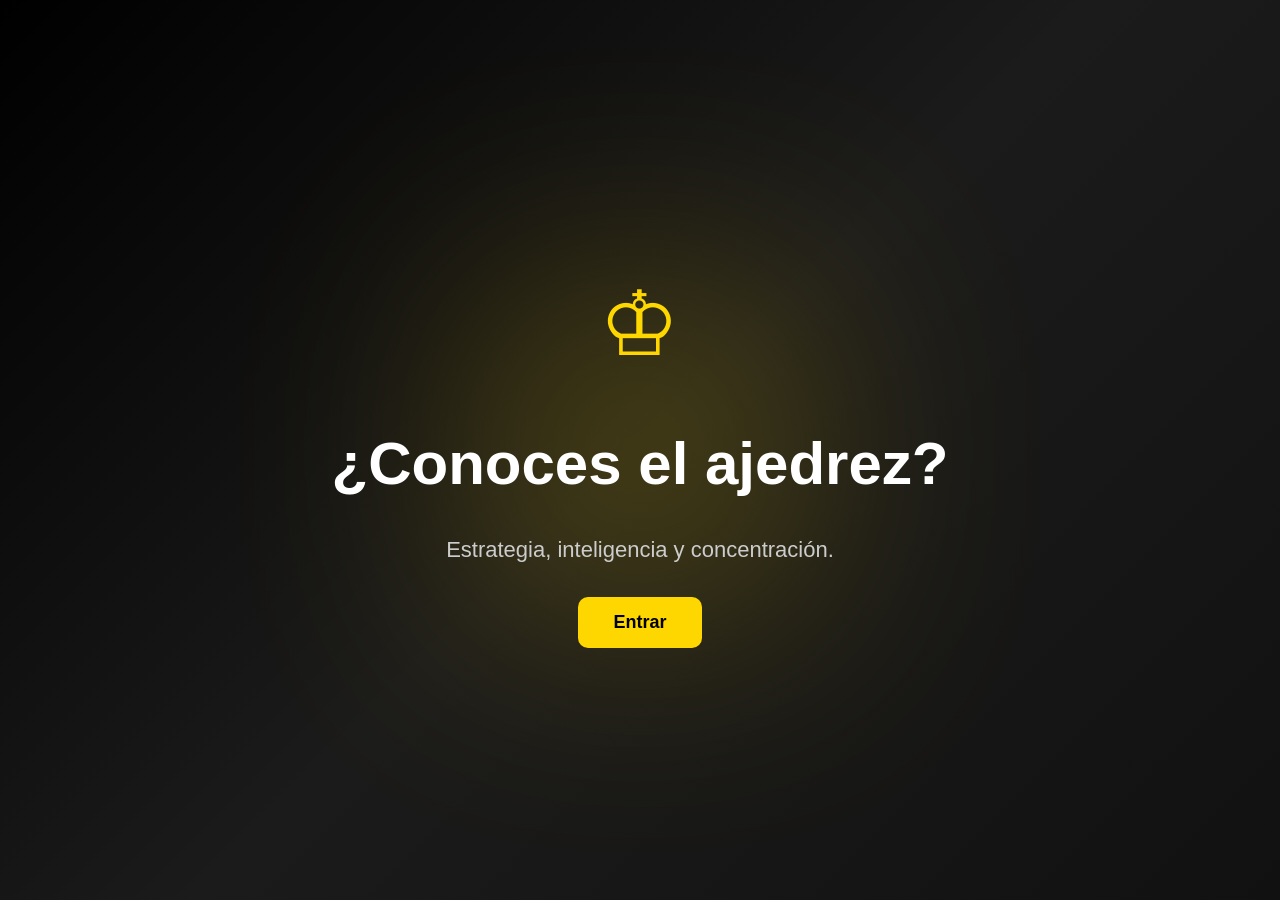
<file: index.html>
<!DOCTYPE html>
<html lang="es">

<head>

    <meta charset="UTF-8">

    <meta name="viewport" content="width=device-width, initial-scale=1.0">

    <title>Chess.byte</title>

    <!-- CSS PRINCIPAL -->
    <link rel="stylesheet" href="styles.css">

    <!-- CSS INTRO -->
    <link rel="stylesheet" href="intro.css">

</head>

<body>

<!-- =========================
INTRO ANIMADA
========================= -->

<section class="intro-screen">

    <div class="intro-content">

        <div class="chess-icon">♔</div>

        <h1>¿Conoces el ajedrez?</h1>

        <p>
            Estrategia, inteligencia y concentración.
        </p>

        <button id="enter-btn">
            Entrar
        </button>

    </div>

</section>

<!-- =========================
CONTENIDO PRINCIPAL
========================= -->

<main class="main-content hidden">

<!-- =========================
ENCABEZADO
========================= -->

<header id="mi-encabezado">

    <nav class="navbar">

        <ul class="navbar__links">

            <li><a href="index.html">Inicio</a></li>

            <li><a href="JugarChess.html">Cómo jugar</a></li>

            <li><a href="Reglamento.html">Reglamento</a></li>

        </ul>

    </nav>

    <h1>Chess</h1>

    <p>
        Bienvenidos :]
    </p>

</header>

<!-- =========================
INTRODUCCIÓN
========================= -->

<section class="contenido">

    <h2>

        <span style="background-color: rgb(208, 209, 245); color:black; padding:5px; border-radius:5px;">

            Introducción al ajedrez

        </span>

    </h2>

    <hr>

    <p>

        El ajedrez es uno de los juegos más antiguos e importantes de la historia
        de la humanidad, reconocido no solo como una actividad recreativa,
        sino también como una disciplina que estimula el pensamiento estratégico,
        la concentración y la toma de decisiones.

    </p>

</section>

<!-- =========================
     DATO CURIOSO DINÁMICO
     ========================= -->
<section class="chess-fact-dynamic" id="chess-fact-box">
    <div class="chess-fact-dynamic__header">
        <span class="chess-fact-dynamic__icon">♛</span>
        <h2>¿Sabías que...?</h2>
    </div>
    <p class="chess-fact-dynamic__text" id="fact-text">Cargando dato...</p>
    <button class="chess-fact-dynamic__btn" id="next-fact-btn">Siguiente dato ♞</button>
</section>

<!-- =========================
PIE DE PÁGINA
========================= -->

<footer class="footer">

    Derechos reservados © 2026 Ruth Puro

</footer>

</main>

<!-- JS PRINCIPAL -->
<script src="script.js"></script>

<!-- JS INTRO -->
<script src="intro.js"></script>

</body>

</html>
</file>
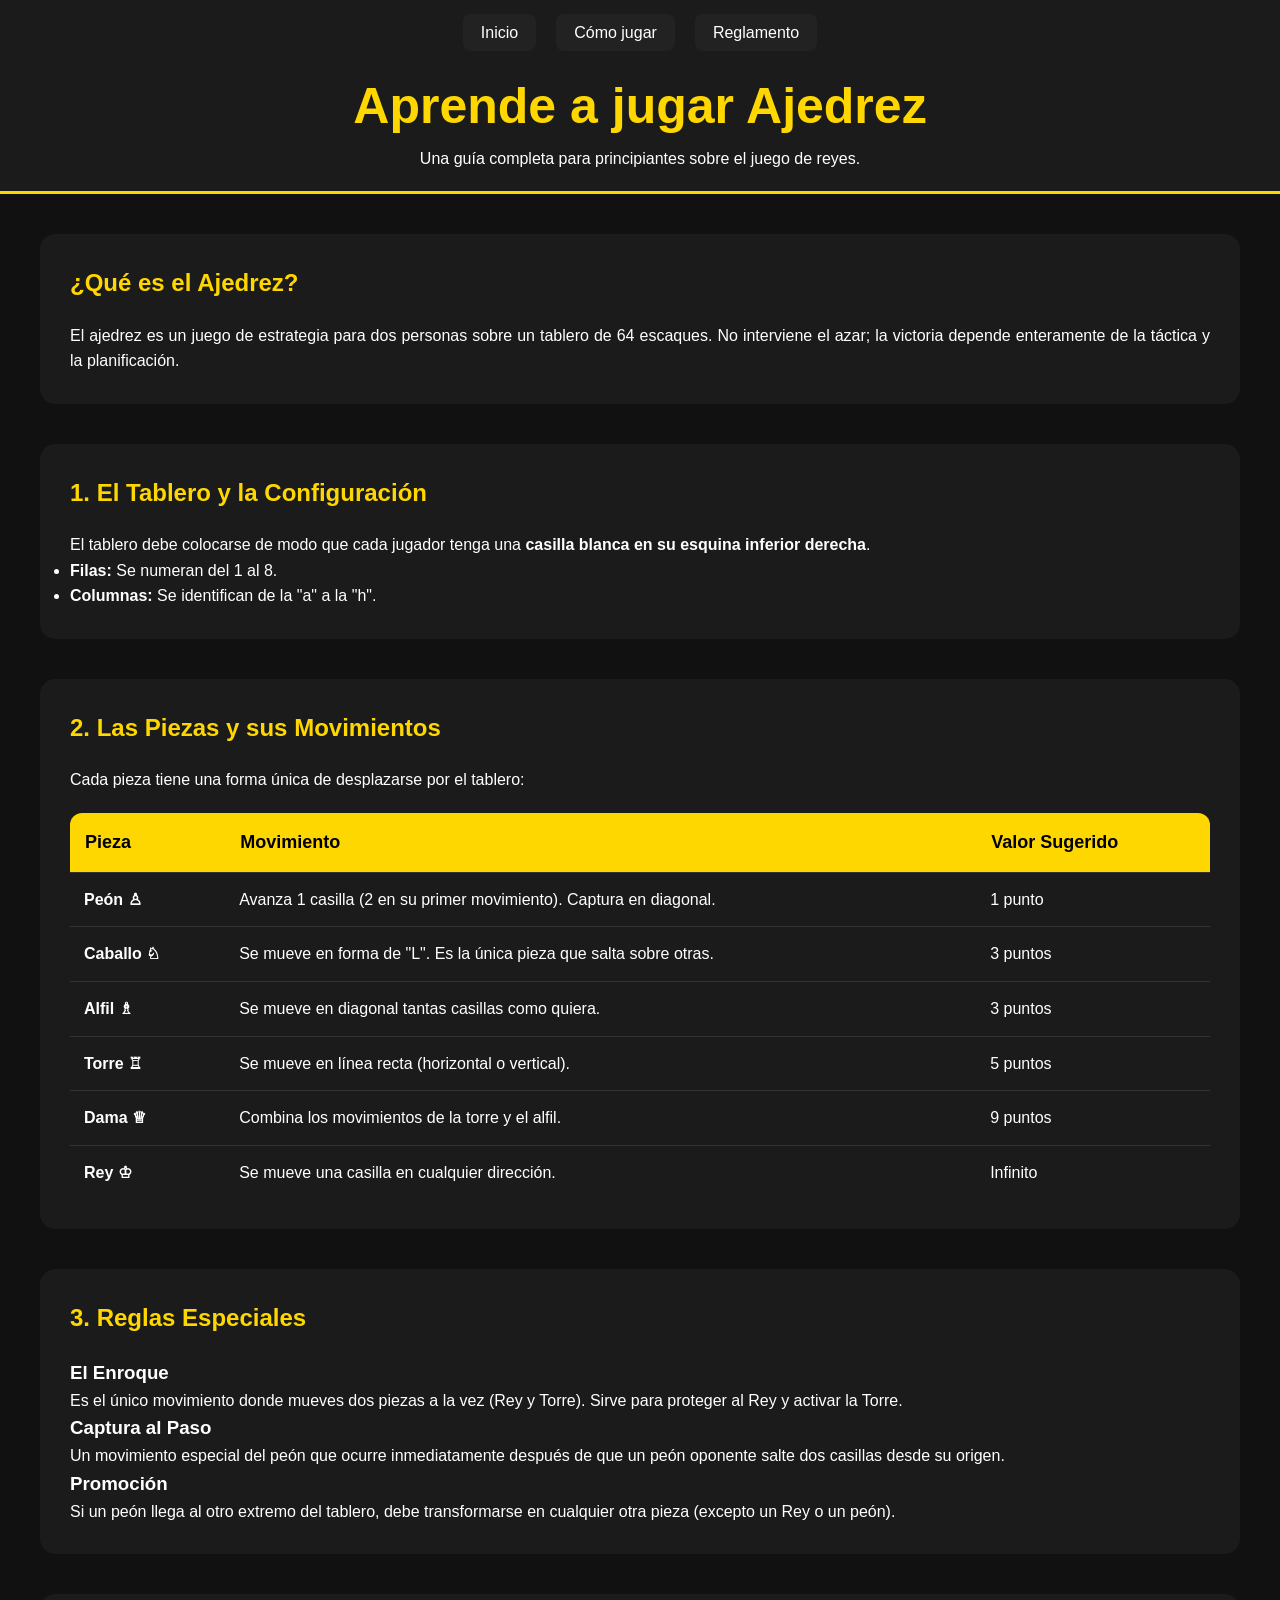
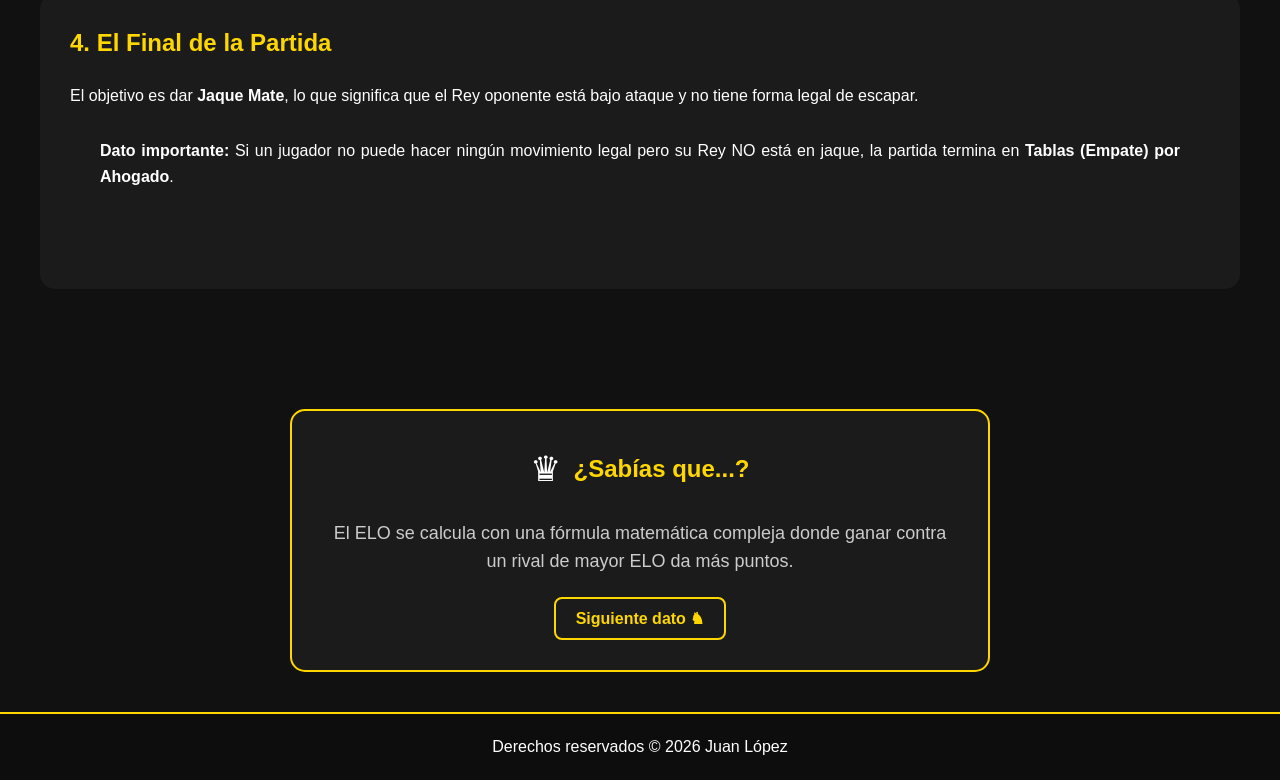
<file: JugarChess.html>
<!DOCTYPE html>
<html lang="es">

<head>
    <meta charset="UTF-8">
    <meta name="viewport" content="width=device-width, initial-scale=1.0">
    <title>Cómo jugar | Chess.byte</title>

    <link rel="stylesheet" href="styles.css">
</head>

<body>

<header id="mi-encabezado">

    <nav class="navbar">

        <ul class="navbar__links">
            <li><a href="index.html">Inicio</a></li>
            <li><a href="JugarChess.html">Cómo jugar</a></li>
            <li><a href="Reglamento.html">Reglamento</a></li>
        </ul>

    </nav>

    <h1>Aprende a jugar Ajedrez</h1>
    <p>Una guía completa para principiantes sobre el juego de reyes.</p>

</header>

<main>

    <!-- Introducción -->
    <section class="contenido" id="introduccion">

        <h2>¿Qué es el Ajedrez?</h2>

        <p>
            El ajedrez es un juego de estrategia para dos personas sobre un tablero de 64 escaques.
            No interviene el azar; la victoria depende enteramente de la táctica y la planificación.
        </p>

    </section>

    <!-- El Tablero -->
    <section class="contenido" id="tablero">

        <h2>1. El Tablero y la Configuración</h2>

        <p>
            El tablero debe colocarse de modo que cada jugador tenga una
            <strong>casilla blanca en su esquina inferior derecha</strong>.
        </p>

        <ul>
            <li><strong>Filas:</strong> Se numeran del 1 al 8.</li>
            <li><strong>Columnas:</strong> Se identifican de la "a" a la "h".</li>
        </ul>

    </section>

    <!-- Las Piezas -->
    <section class="contenido" id="piezas">

        <h2>2. Las Piezas y sus Movimientos</h2>

        <p>
            Cada pieza tiene una forma única de desplazarse por el tablero:
        </p>

        <table>

            <thead>
                <tr>
                    <th>Pieza</th>
                    <th>Movimiento</th>
                    <th>Valor Sugerido</th>
                </tr>
            </thead>

            <tbody>

                <tr>
                    <td><strong>Peón ♙</strong></td>
                    <td>Avanza 1 casilla (2 en su primer movimiento). Captura en diagonal.</td>
                    <td>1 punto</td>
                </tr>

                <tr>
                    <td><strong>Caballo ♘</strong></td>
                    <td>Se mueve en forma de "L". Es la única pieza que salta sobre otras.</td>
                    <td>3 puntos</td>
                </tr>

                <tr>
                    <td><strong>Alfil ♗</strong></td>
                    <td>Se mueve en diagonal tantas casillas como quiera.</td>
                    <td>3 puntos</td>
                </tr>

                <tr>
                    <td><strong>Torre ♖</strong></td>
                    <td>Se mueve en línea recta (horizontal o vertical).</td>
                    <td>5 puntos</td>
                </tr>

                <tr>
                    <td><strong>Dama ♕</strong></td>
                    <td>Combina los movimientos de la torre y el alfil.</td>
                    <td>9 puntos</td>
                </tr>

                <tr>
                    <td><strong>Rey ♔</strong></td>
                    <td>Se mueve una casilla en cualquier dirección.</td>
                    <td>Infinito</td>
                </tr>

            </tbody>

        </table>

    </section>

    <!-- Reglas especiales -->
    <section class="contenido" id="movimientos">

        <h2>3. Reglas Especiales</h2>

        <article>

            <h3>El Enroque</h3>

            <p>
                Es el único movimiento donde mueves dos piezas a la vez
                (Rey y Torre). Sirve para proteger al Rey y activar la Torre.
            </p>

        </article>

        <article>

            <h3>Captura al Paso</h3>

            <p>
                Un movimiento especial del peón que ocurre inmediatamente después
                de que un peón oponente salte dos casillas desde su origen.
            </p>

        </article>

        <article>

            <h3>Promoción</h3>

            <p>
                Si un peón llega al otro extremo del tablero,
                debe transformarse en cualquier otra pieza
                (excepto un Rey o un peón).
            </p>

        </article>

    </section>

    <!-- Objetivo -->
    <section class="contenido" id="objetivo">

        <h2>4. El Final de la Partida</h2>

        <p>
            El objetivo es dar <strong>Jaque Mate</strong>,
            lo que significa que el Rey oponente está bajo ataque
            y no tiene forma legal de escapar.
        </p>

        <div class="contenido">

            <p>
                <strong>Dato importante:</strong>
                Si un jugador no puede hacer ningún movimiento legal
                pero su Rey NO está en jaque,
                la partida termina en
                <strong>Tablas (Empate) por Ahogado</strong>.
            </p>

        </div>

    </section>

</main>

<!-- =========================
     DATO CURIOSO DINÁMICO
     ========================= -->
<section class="chess-fact-dynamic" id="chess-fact-box">
    <div class="chess-fact-dynamic__header">
        <span class="chess-fact-dynamic__icon">♛</span>
        <h2>¿Sabías que...?</h2>
    </div>
    <p class="chess-fact-dynamic__text" id="fact-text">Cargando dato...</p>
    <button class="chess-fact-dynamic__btn" id="next-fact-btn">Siguiente dato ♞</button>
</section>

<footer class="footer">

    <p>
       Derechos reservados © 2026 Juan López
    </p>

</footer>

<script src="script.js"></script>

</body>
</html>
</file>
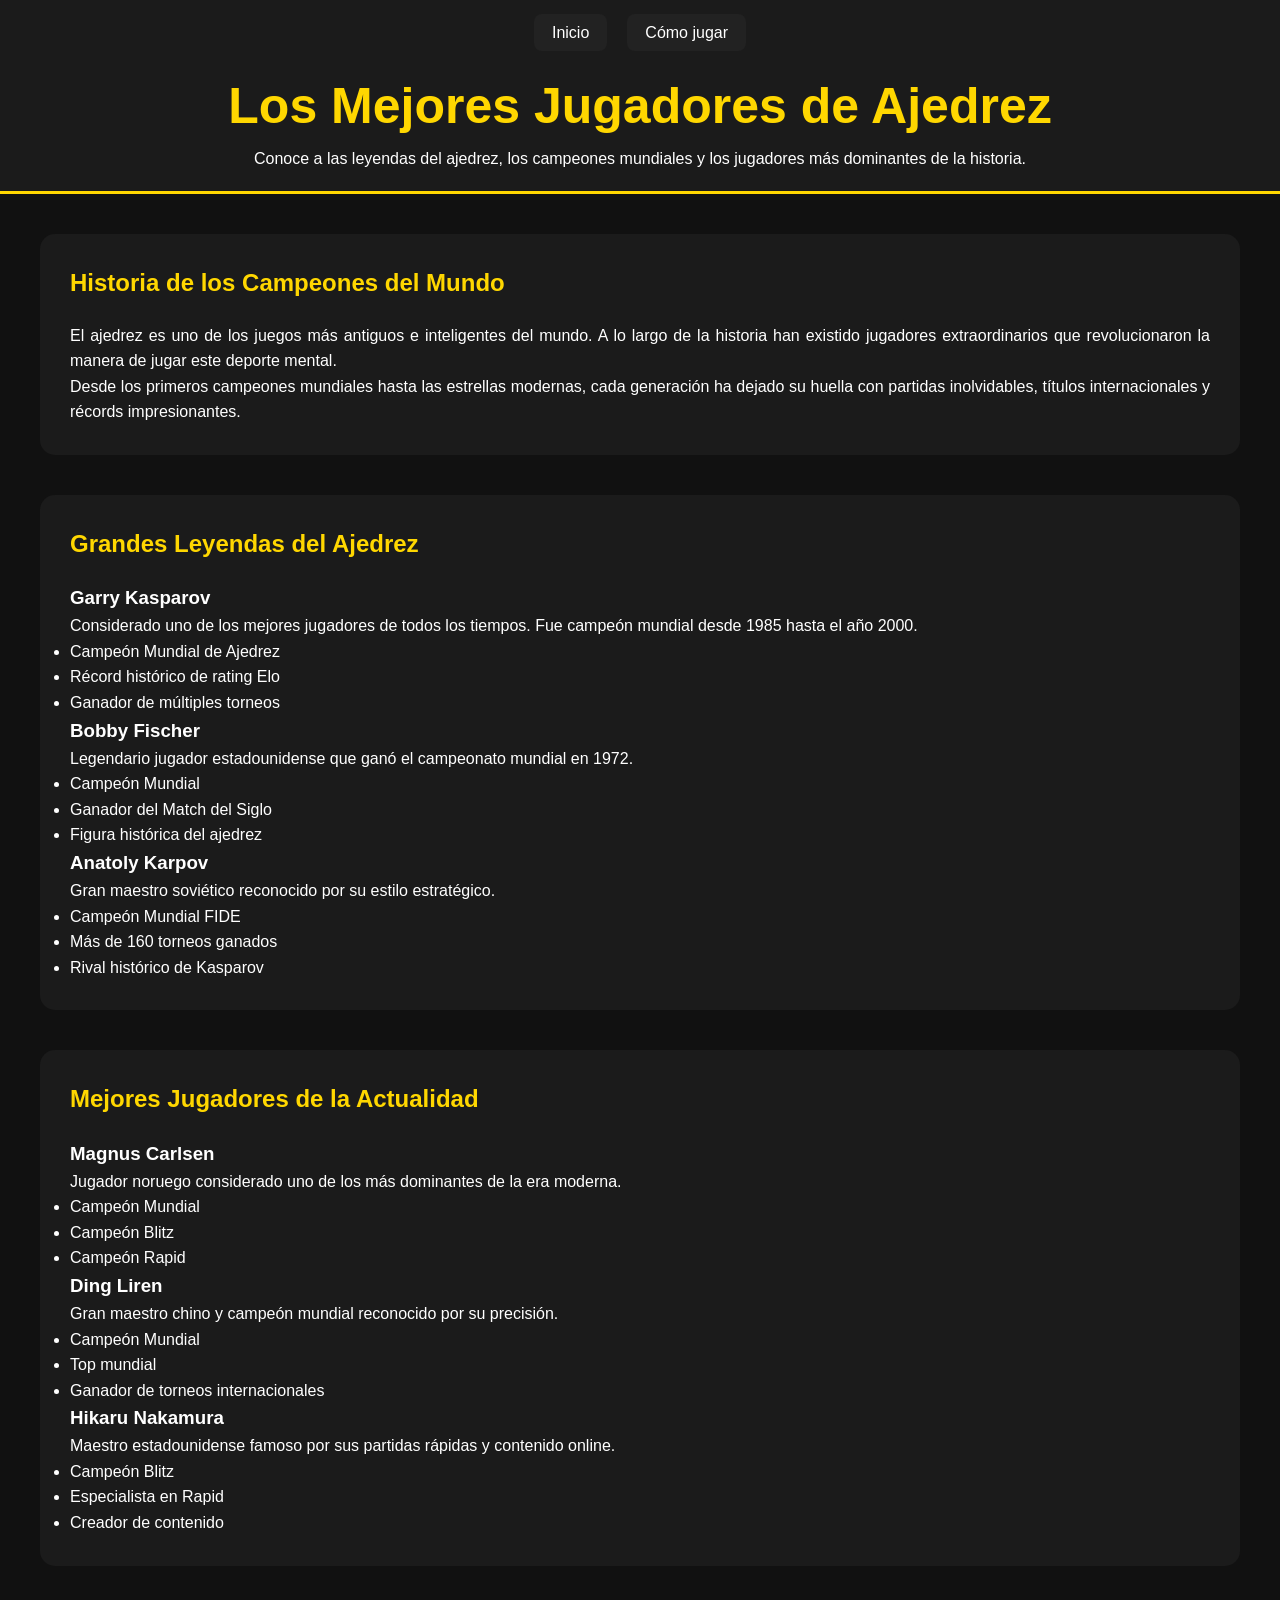
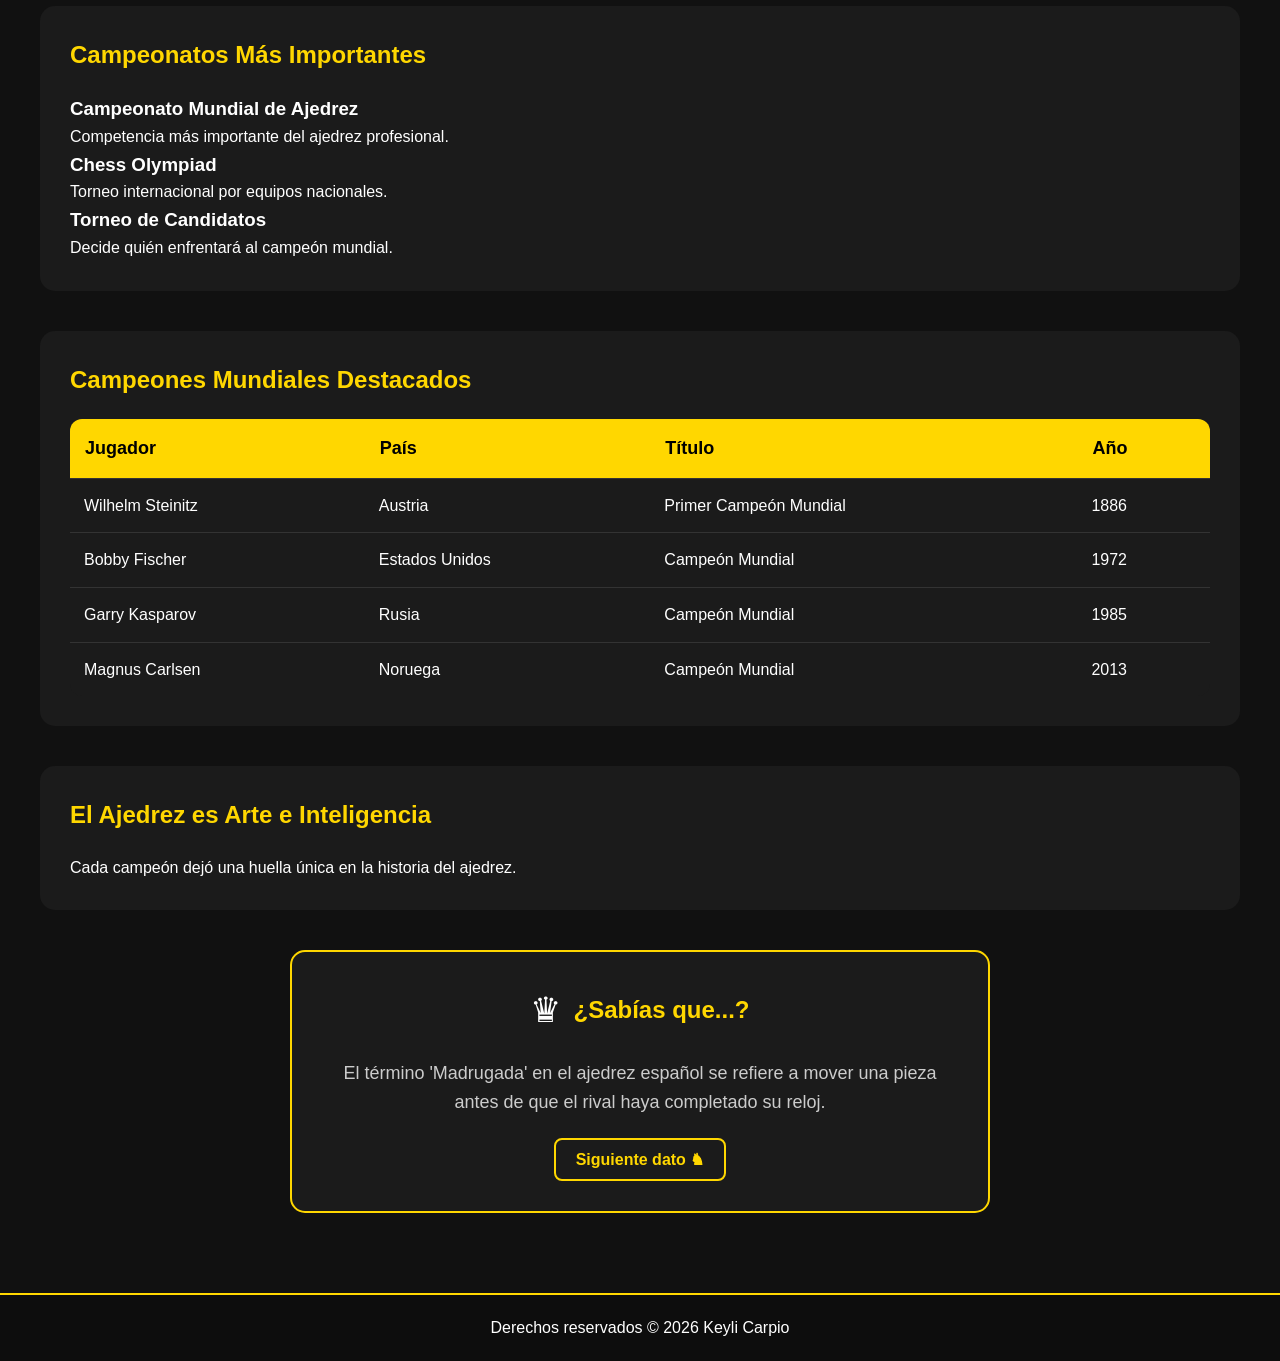
<file: Reglamento.html>
<!DOCTYPE html>
<html lang="es">

<head>

    <!-- Permite usar caracteres especiales y tildes -->
    <meta charset="UTF-8">

    <!-- Hace que la página sea adaptable a celulares y tablets -->
    <meta name="viewport" content="width=device-width, initial-scale=1.0">

    <!-- Título que aparece en la pestaña del navegador -->
    <title>Grandes Jugadores del Ajedrez</title>

    <!-- CSS CORREGIDO -->
    <link rel="stylesheet" href="styles.css">

</head>

<body>

    <!-- ================= ENCABEZADO ================= -->
    <header id="mi-encabezado">

        <!-- Menú de navegación -->
        <nav class="navbar">

            <!-- Lista del menú -->
            <ul class="navbar__links">

                <li><a href="index.html">Inicio</a></li>

                <li><a href="JugarChess.html">Cómo jugar</a></li>
            </ul>

        </nav>

        <!-- Contenido principal del encabezado -->
        <div class="contenido-header">

            <!-- Título principal -->
            <h1>Los Mejores Jugadores de Ajedrez</h1>

            <p>
                Conoce a las leyendas del ajedrez, los campeones mundiales
                y los jugadores más dominantes de la historia.
            </p>

        </div>

    </header>

    <!-- ================= INTRODUCCIÓN ================= -->
    <main>

    <section class="contenido" id="introduccion">

        <!-- Título de la sección -->
        <h2>Historia de los Campeones del Mundo</h2>

        <p>
            El ajedrez es uno de los juegos más antiguos e inteligentes del mundo.
            A lo largo de la historia han existido jugadores extraordinarios que
            revolucionaron la manera de jugar este deporte mental.
        </p>

        <p>
            Desde los primeros campeones mundiales hasta las estrellas modernas,
            cada generación ha dejado su huella con partidas inolvidables,
            títulos internacionales y récords impresionantes.
        </p>

    </section>

    <section class="contenido" id="campeones-historicos">

        <h2>Grandes Leyendas del Ajedrez</h2>

        <article class="jugador">

            <h3>Garry Kasparov</h3>

            <p>
                Considerado uno de los mejores jugadores de todos los tiempos.
                Fue campeón mundial desde 1985 hasta el año 2000.
            </p>

            <ul>
                <li>Campeón Mundial de Ajedrez</li>
                <li>Récord histórico de rating Elo</li>
                <li>Ganador de múltiples torneos</li>
            </ul>

        </article>

        <!-- Información de Bobby Fischer -->
        <article class="jugador">

            <h3>Bobby Fischer</h3>

            <p>
                Legendario jugador estadounidense que ganó el campeonato mundial
                en 1972.
            </p>

            <ul>
                <li>Campeón Mundial</li>
                <li>Ganador del Match del Siglo</li>
                <li>Figura histórica del ajedrez</li>
            </ul>

        </article>

        <!-- Información de Anatoly Karpov -->
        <article class="jugador">

            <h3>Anatoly Karpov</h3>

            <p>
                Gran maestro soviético reconocido por su estilo estratégico.
            </p>

            <ul>
                <li>Campeón Mundial FIDE</li>
                <li>Más de 160 torneos ganados</li>
                <li>Rival histórico de Kasparov</li>
            </ul>

        </article>

    </section>

    <!-- ================= JUGADORES ACTUALES ================= -->
    <section class="contenido" id="jugadores-actuales">

        <!-- Título -->
        <h2>Mejores Jugadores de la Actualidad</h2>

        <!-- Información de Magnus Carlsen -->
        <article class="jugador">

            <h3>Magnus Carlsen</h3>

            <p>
                Jugador noruego considerado uno de los más dominantes de la era moderna.
            </p>

            <ul>
                <li>Campeón Mundial</li>
                <li>Campeón Blitz</li>
                <li>Campeón Rapid</li>
            </ul>

        </article>

        <!-- Información de Ding Liren -->
        <article class="jugador">

            <h3>Ding Liren</h3>

            <p>
                Gran maestro chino y campeón mundial reconocido por su precisión.
            </p>

            <ul>
                <li>Campeón Mundial</li>
                <li>Top mundial</li>
                <li>Ganador de torneos internacionales</li>
            </ul>

        </article>

        <!-- Información de Hikaru Nakamura -->
        <article class="jugador">

            <h3>Hikaru Nakamura</h3>

            <p>
                Maestro estadounidense famoso por sus partidas rápidas y contenido online.
            </p>

            <ul>
                <li>Campeón Blitz</li>
                <li>Especialista en Rapid</li>
                <li>Creador de contenido</li>
            </ul>

        </article>

    </section>

    <!-- ================= TORNEOS IMPORTANTES ================= -->
    <section class="contenido" id="torneos">

        <!-- Título -->
        <h2>Campeonatos Más Importantes</h2>

        <!-- Primer torneo -->
        <div class="torneo">

            <h3>Campeonato Mundial de Ajedrez</h3>

            <p>
                Competencia más importante del ajedrez profesional.
            </p>

        </div>

        <!-- Segundo torneo -->
        <div class="torneo">

            <h3>Chess Olympiad</h3>

            <p>
                Torneo internacional por equipos nacionales.
            </p>

        </div>

        <!-- Tercer torneo -->
        <div class="torneo">

            <h3>Torneo de Candidatos</h3>

            <p>
                Decide quién enfrentará al campeón mundial.
            </p>

        </div>

    </section>

    <!-- ================= TABLA DE CAMPEONES ================= -->
    <section class="contenido" id="tabla-campeones">

        <!-- Título -->
        <h2>Campeones Mundiales Destacados</h2>

        <!-- Tabla de información -->
        <table>

            <!-- Encabezado de la tabla -->
            <thead>

                <!-- Fila principal -->
                <tr>

                    <!-- Columnas -->
                    <th>Jugador</th>
                    <th>País</th>
                    <th>Título</th>
                    <th>Año</th>

                </tr>

            </thead>

            <!-- Contenido de la tabla -->
            <tbody>

                <!-- Primera fila -->
                <tr>
                    <td>Wilhelm Steinitz</td>
                    <td>Austria</td>
                    <td>Primer Campeón Mundial</td>
                    <td>1886</td>
                </tr>

                <!-- Segunda fila -->
                <tr>
                    <td>Bobby Fischer</td>
                    <td>Estados Unidos</td>
                    <td>Campeón Mundial</td>
                    <td>1972</td>
                </tr>

                <!-- Tercera fila -->
                <tr>
                    <td>Garry Kasparov</td>
                    <td>Rusia</td>
                    <td>Campeón Mundial</td>
                    <td>1985</td>
                </tr>

                <!-- Cuarta fila -->
                <tr>
                    <td>Magnus Carlsen</td>
                    <td>Noruega</td>
                    <td>Campeón Mundial</td>
                    <td>2013</td>
                </tr>

            </tbody>

        </table>

    </section>

    <!-- ================= FRASE FINAL ================= -->
    <section class="contenido" id="frase-final">

        <!-- Título -->
        <h2>El Ajedrez es Arte e Inteligencia</h2>

        <!-- Texto motivacional -->
        <p>
            Cada campeón dejó una huella única en la historia del ajedrez.
        </p>

    </section>

    <!-- =========================
     DATO CURIOSO DINÁMICO
     ========================= -->
<section class="chess-fact-dynamic" id="chess-fact-box">
    <div class="chess-fact-dynamic__header">
        <span class="chess-fact-dynamic__icon">♛</span>
        <h2>¿Sabías que...?</h2>
    </div>
    <p class="chess-fact-dynamic__text" id="fact-text">Cargando dato...</p>
    <button class="chess-fact-dynamic__btn" id="next-fact-btn">Siguiente dato ♞</button>
</section>

    </main>

    <!-- ================= PIE DE PÁGINA ================= -->
    <footer class="footer">

        <!-- Texto del footer -->
        <p>
            Derechos reservados © 2026 Keyli Carpio
        </p>

    </footer>

    <!-- JS CONECTADO -->
    <script src="script.js"></script>

</body>

</html>
</file>
<file: styles.css>
/* =========================
STYLES.CSS COMPLETO
========================= */

*{
    margin:0;
    padding:0;
    box-sizing:border-box;
}

body{
    font-family:Arial, Helvetica, sans-serif;
    background:#111;
    color:white;
    line-height:1.6;
}

#mi-encabezado{
    background:#1b1b1b;
    padding:20px;
    text-align:center;
    border-bottom:3px solid gold;
}

.navbar{
    margin-bottom:20px;
}

.navbar__links{
    list-style:none;
    display:flex;
    justify-content:center;
    gap:20px;
    flex-wrap:wrap;
}

.navbar__links a{
    color:white;
    text-decoration:none;
    background:#222;
    padding:10px 18px;
    border-radius:8px;
    transition:0.3s;
}

.navbar__links a:hover{
    background:gold;
    color:black;
}

h1{
    color:gold;
    font-size:50px;
}

h2{
    color:gold;
    margin-bottom:20px;
}

main{
    padding:40px;
}

.contenido{
    background:#1b1b1b;
    padding:30px;
    border-radius:15px;
    margin-bottom:40px;
    text-align:justify;
}

.hero__board-container{
    display:flex;
    justify-content:center;
    margin-top:30px;
}

.chess-board{
    display:grid;
    grid-template-columns:repeat(8,70px);
    border:4px solid gold;
}

.chess-board__square{
    width:70px;
    height:70px;
    display:flex;
    justify-content:center;
    align-items:center;
    font-size:40px;
    cursor:pointer;
}

.light{
    background:#f0d9b5;
}

.dark{
    background:#b58863;
}

.selected{
    outline:4px solid red;
}

button{
    background:gold;
    color:black;
    border:none;
    padding:12px 20px;
    border-radius:8px;
    cursor:pointer;
    font-weight:bold;
}

button:hover{
    background:white;
}

.pieces-grid{
    display:flex;
    justify-content:center;
    flex-wrap:wrap;
    gap:20px;
    margin-top:30px;
}

.piece-btn{
    background:#1e1e1e;
    border:2px solid gold;
    color:white;
    padding:20px;
    width:120px;
    border-radius:12px;
    transition:0.3s;
}

.piece-btn:hover{
    transform:scale(1.05);
    background:gold;
    color:black;
}

.piece-btn__symbol{
    font-size:40px;
    display:block;
}

.piece-btn__label{
    display:block;
    margin-top:10px;
}

.piece-info-panel{
    margin-top:30px;
    background:#1b1b1b;
    padding:25px;
    border-radius:15px;
    display:none;
    border:2px solid gold;
}

.piece-info-panel.visible{
    display:block;
}

footer{
    background:#0d0d0d;
    padding:20px;
    text-align:center;
    border-top:2px solid gold;
    margin-top:40px;
}

#toast-container{
    position:fixed;
    bottom:20px;
    right:20px;
}

.toast{
    background:#222;
    color:white;
    padding:15px 20px;
    margin-top:10px;
    border-left:5px solid gold;
    border-radius:8px;
}

@media(max-width:768px){

    .chess-board{
        grid-template-columns:repeat(8,40px);
    }

    .chess-board__square{
        width:40px;
        height:40px;
        font-size:24px;
    }

    h1{
        font-size:35px;
    }

    main{
        padding:20px;
    }

}

/* =========================
TABLAS
========================= */

table{
    width:100%;
    border-collapse:collapse;
    margin-top:20px;
    overflow:hidden;
    border-radius:12px;
    background:#1b1b1b;
}

thead{
    background:gold;
    color:black;
}

th{
    padding:15px;
    text-align:left;
    font-size:18px;
}

td{
    padding:14px;
    border-top:1px solid #333;
}

tbody tr{
    transition:0.3s;
}

tbody tr:hover{
    background:#2a2a2a;
}

/* =========================
RESPONSIVE TABLA
========================= */

@media(max-width:768px){

    table{
        display:block;
        overflow-x:auto;
        white-space:nowrap;
    }

}

/* =========================
TRANSICIÓN SUAVE DE PÁGINAS
========================= */

body {
    opacity: 0;
    transform: translateY(8px);
    filter: blur(2px);
    transition: opacity 0.65s cubic-bezier(0.22, 1, 0.36, 1),
                transform 0.65s cubic-bezier(0.22, 1, 0.36, 1),
                filter 0.65s cubic-bezier(0.22, 1, 0.36, 1);
    will-change: opacity, transform, filter;
}

body.page-loaded {
    opacity: 1;
    transform: translateY(0);
    filter: blur(0);
}

body.page-leave {
    opacity: 0;
    transform: translateY(-6px);
    filter: blur(3px);
}

/* 🔥 EVITA “SALTOS RAROS” EN MÓVIL */
@media (max-width: 768px) {
    body {
        transform: translateY(5px);
    }
}

@media (max-width: 768px) {

    main {
        padding: 15px;
    }

    .contenido {
        padding: 18px;
    }

    .navbar__links {
        gap: 10px;
    }

    .navbar__links a {
        padding: 8px 12px;
        font-size: 14px;
    }

    h1 {
        font-size: 32px;
    }

    h2 {
        font-size: 22px;
    }

}

/* =========================
DATO CURIOSO DINÁMICO
========================= */

.chess-fact-dynamic{
    background:#1b1b1b;
    padding:30px;
    border-radius:15px;
    margin-top:40px;
    border:2px solid gold;
    text-align:center;
    max-width:700px; /* Para que no sea tan ancho en pantallas grandes */
    margin-left:auto;
    margin-right:auto;
}

.chess-fact-dynamic__header{
    display:flex;
    align-items:center;
    justify-content:center;
    gap:12px;
    margin-bottom:20px;
}

.chess-fact-dynamic__icon{
    font-size:35px;
}

.chess-fact-dynamic__header h2{
    margin:0; /* Quitamos el margin por defecto del h2 */
    font-size:24px;
}

.chess-fact-dynamic__text{
    font-size:18px;
    color:#ccc;
    min-height:60px; /* Esto evita que el cuadro salte cuando el texto es más corto o largo */
    display:flex;
    align-items:center;
    justify-content:center;
    transition: opacity 0.4s ease; /* Animación suave al cambiar */
}

.chess-fact-dynamic__text.fade-out{
    opacity:0; /* Clase que oculta el texto */
}

.chess-fact-dynamic__btn{
    margin-top:20px;
    background:transparent;
    border:2px solid gold;
    color:gold;
    padding:10px 20px;
    border-radius:8px;
    cursor:pointer;
    font-weight:bold;
    font-size:16px;
    transition:0.3s;
}

.chess-fact-dynamic__btn:hover{
    background:gold;
    color:black;
    transform:scale(1.05);
}

/* Responsive */
@media(max-width:768px){
    .chess-fact-dynamic{
        padding:20px;
        margin-top:30px;
    }
    .chess-fact-dynamic__header h2{
        font-size:20px;
    }
    .chess-fact-dynamic__text{
        font-size:16px;
    }
}
</file>
<file: intro.css>
*{
    margin:0;
    padding:0;
    box-sizing:border-box;
}

body{
    font-family:Arial, Helvetica, sans-serif;
    overflow:hidden;
}

/* =========================
INTRO
========================= */

.intro-screen{
    width:100%;
    height:100vh;
    display:flex;
    justify-content:center;
    align-items:center;
    position:fixed;
    top:0;
    left:0;
    background:linear-gradient(135deg,#000,#1b1b1b,#111);
    z-index:9999;
    overflow:hidden;
}

.intro-screen::before{
    content:'';
    position:absolute;
    width:350px;
    height:350px;
    background:gold;
    filter:blur(120px);
    opacity:0.2;
    animation:moveGlow 5s infinite alternate;
}

@keyframes moveGlow{

    from{
        transform:translate(-100px,-50px);
    }

    to{
        transform:translate(100px,50px);
    }
}

.intro-content{
    text-align:center;
    z-index:2;
    animation:fadeUp 1.5s ease;
    padding:20px;
}

.chess-icon{
    font-size:90px;
    color:gold;
    margin-bottom:20px;
    animation:float 2s infinite ease-in-out;
}

@keyframes float{

    0%{
        transform:translateY(0px);
    }

    50%{
        transform:translateY(-10px);
    }

    100%{
        transform:translateY(0px);
    }
}

.intro-content h1{
    font-size:60px;
    color:white;
    margin-bottom:20px;
}

.intro-content p{
    color:#ccc;
    font-size:22px;
    margin-bottom:30px;
}

#enter-btn{
    background:gold;
    color:black;
    border:none;
    padding:15px 35px;
    border-radius:10px;
    font-size:18px;
    cursor:pointer;
    transition:0.3s;
    font-weight:bold;
}

#enter-btn:hover{
    transform:scale(1.05);
    background:white;
}

@keyframes fadeUp{

    from{
        opacity:0;
        transform:translateY(40px);
    }

    to{
        opacity:1;
        transform:translateY(0px);
    }
}

/* =========================
CONTENIDO PRINCIPAL
========================= */

.main-content{
    padding:40px;
    min-height:100vh;
    background:#111;
}

.hidden{
    display:none;
}

.show{
    display:block;
    animation:fadeMain 1s ease;
}

@keyframes fadeMain{

    from{
        opacity:0;
    }

    to{
        opacity:1;
    }
}

/* =========================
PIEZA SIENDO TUMBADA
========================= */

.piece-fall{
    animation:pieceFall 1s forwards ease-in-out;
}

@keyframes pieceFall{

    0%{
        transform:rotate(0deg) translateY(0px);
        opacity:1;
    }

    40%{
        transform:rotate(-25deg) translateX(-10px);
    }

    100%{
        transform:rotate(90deg) translateX(120px) scale(0.8);
        opacity:0;
    }
}

/* =========================
RESPONSIVE
========================= */

@media(max-width:768px){

    .intro-content h1{
        font-size:38px;
    }

    .intro-content p{
        font-size:16px;
    }

    .chess-icon{
        font-size:60px;
    }

}
</file>
